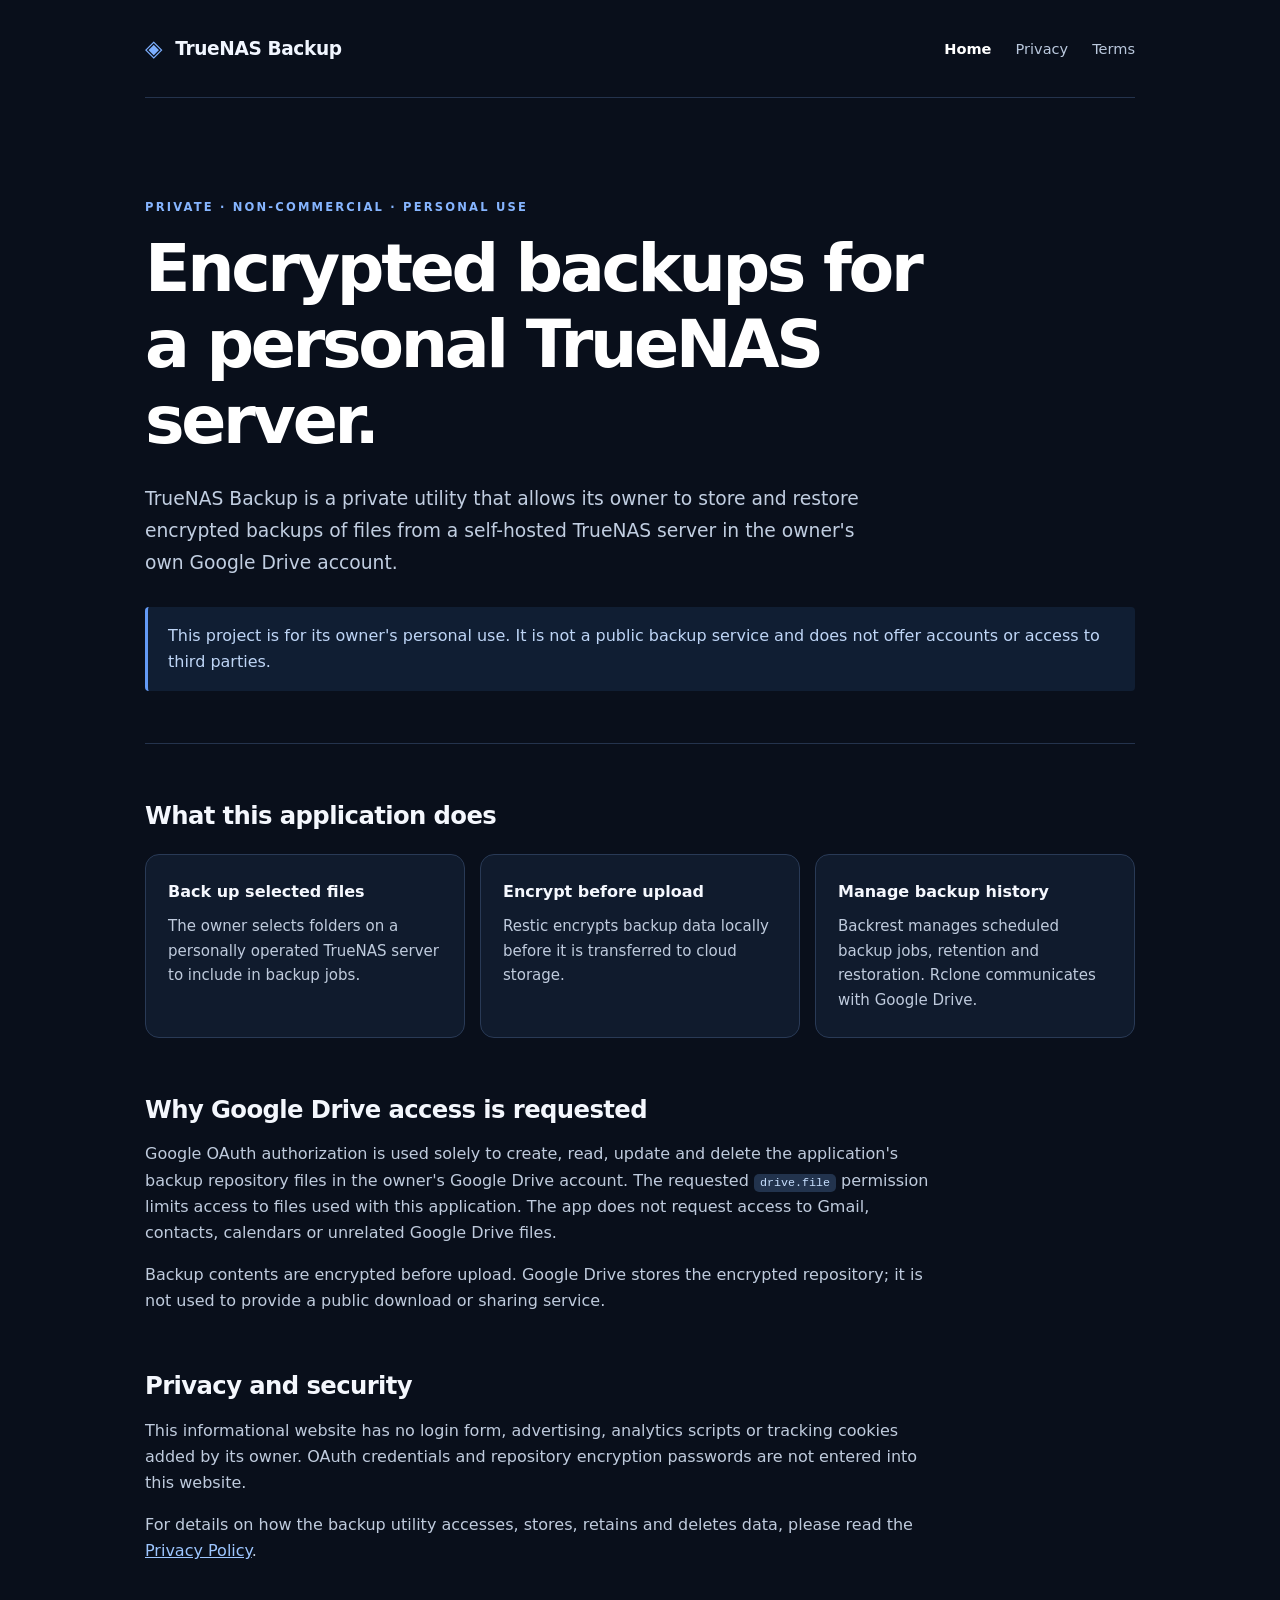
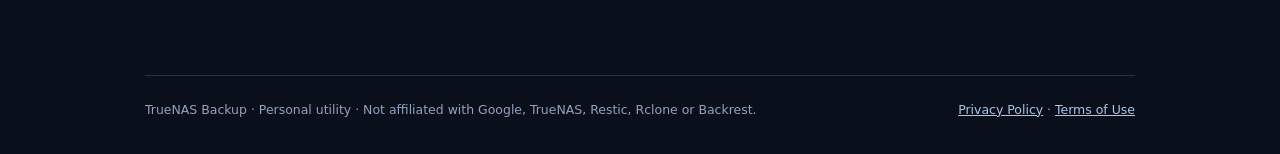
<file: index.html>
<!DOCTYPE html>
<html lang="en">
<head>
  <meta charset="utf-8">
  <meta name="viewport" content="width=device-width, initial-scale=1">
  <meta name="description" content="TrueNAS Backup is a private, non-commercial utility for creating encrypted backups of personal files in Google Drive.">
  <meta name="referrer" content="no-referrer">
  <title>TrueNAS Backup — Private Backup Utility</title>
  <link rel="stylesheet" href="style.css">
</head>
<body>
  <div class="page">
    <header class="site-header">
      <a class="brand" href="index.html" aria-label="TrueNAS Backup home"><span class="brand-icon" aria-hidden="true">◈</span> TrueNAS Backup</a>
      <nav aria-label="Site navigation">
        <a href="index.html" aria-current="page">Home</a>
        <a href="privacy.html">Privacy</a>
        <a href="terms.html">Terms</a>
      </nav>
    </header>

    <main>
      <section class="hero" aria-labelledby="main-title">
        <p class="eyebrow">PRIVATE · NON-COMMERCIAL · PERSONAL USE</p>
        <h1 id="main-title">Encrypted backups for a personal TrueNAS server.</h1>
        <p class="lead">TrueNAS Backup is a private utility that allows its owner to store and restore encrypted backups of files from a self-hosted TrueNAS server in the owner's own Google Drive account.</p>
        <div class="notice">This project is for its owner's personal use. It is not a public backup service and does not offer accounts or access to third parties.</div>
      </section>

      <section aria-labelledby="what-it-does">
        <h2 id="what-it-does">What this application does</h2>
        <div class="cards">
          <article class="card">
            <h3>Back up selected files</h3>
            <p>The owner selects folders on a personally operated TrueNAS server to include in backup jobs.</p>
          </article>
          <article class="card">
            <h3>Encrypt before upload</h3>
            <p>Restic encrypts backup data locally before it is transferred to cloud storage.</p>
          </article>
          <article class="card">
            <h3>Manage backup history</h3>
            <p>Backrest manages scheduled backup jobs, retention and restoration. Rclone communicates with Google Drive.</p>
          </article>
        </div>
      </section>

      <section aria-labelledby="google-access">
        <h2 id="google-access">Why Google Drive access is requested</h2>
        <p>Google OAuth authorization is used solely to create, read, update and delete the application's backup repository files in the owner's Google Drive account. The requested <code>drive.file</code> permission limits access to files used with this application. The app does not request access to Gmail, contacts, calendars or unrelated Google Drive files.</p>
        <p>Backup contents are encrypted before upload. Google Drive stores the encrypted repository; it is not used to provide a public download or sharing service.</p>
      </section>

      <section class="details" aria-labelledby="data-use">
        <h2 id="data-use">Privacy and security</h2>
        <p>This informational website has no login form, advertising, analytics scripts or tracking cookies added by its owner. OAuth credentials and repository encryption passwords are not entered into this website.</p>
        <p>For details on how the backup utility accesses, stores, retains and deletes data, please read the <a href="privacy.html">Privacy Policy</a>.</p>
      </section>
    </main>

    <footer>
      <span>TrueNAS Backup · Personal utility · Not affiliated with Google, TrueNAS, Restic, Rclone or Backrest.</span>
      <span><a href="privacy.html">Privacy Policy</a> · <a href="terms.html">Terms of Use</a></span>
    </footer>
  </div>
</body>
</html>
</file>
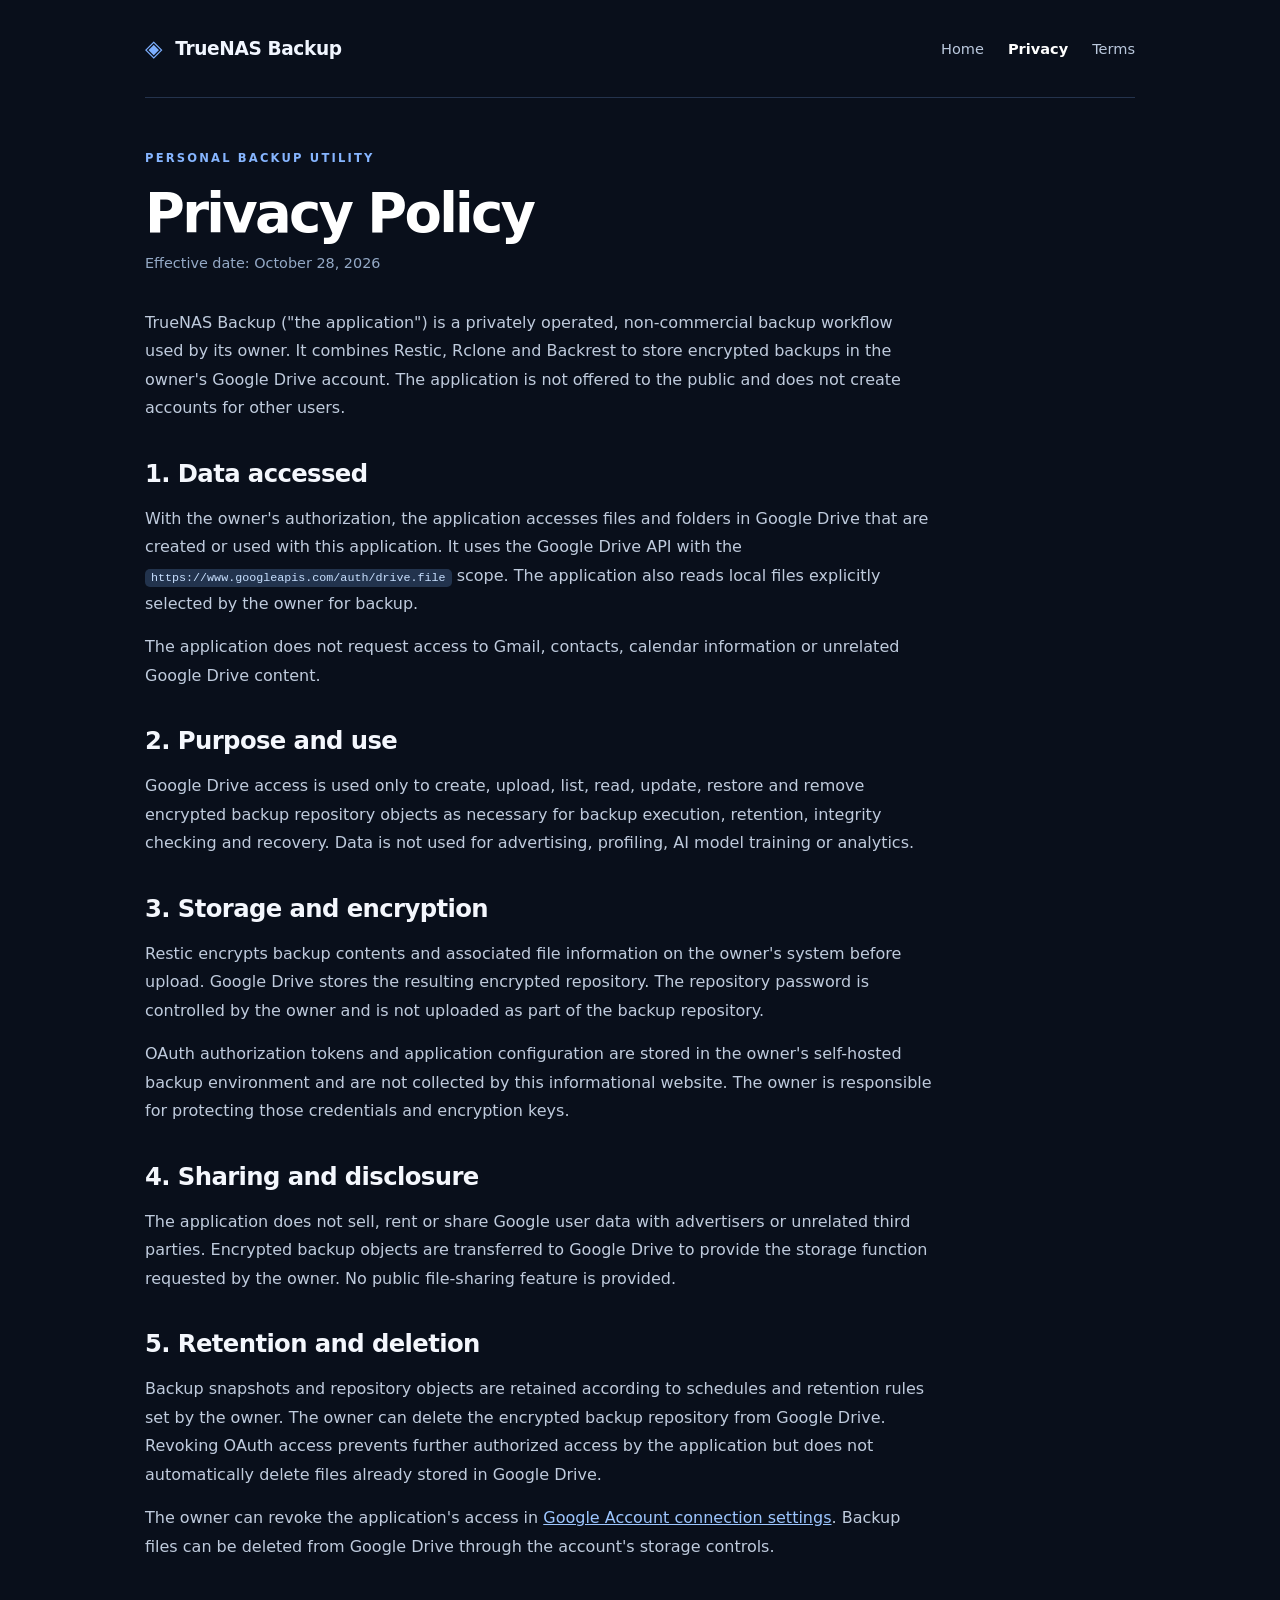
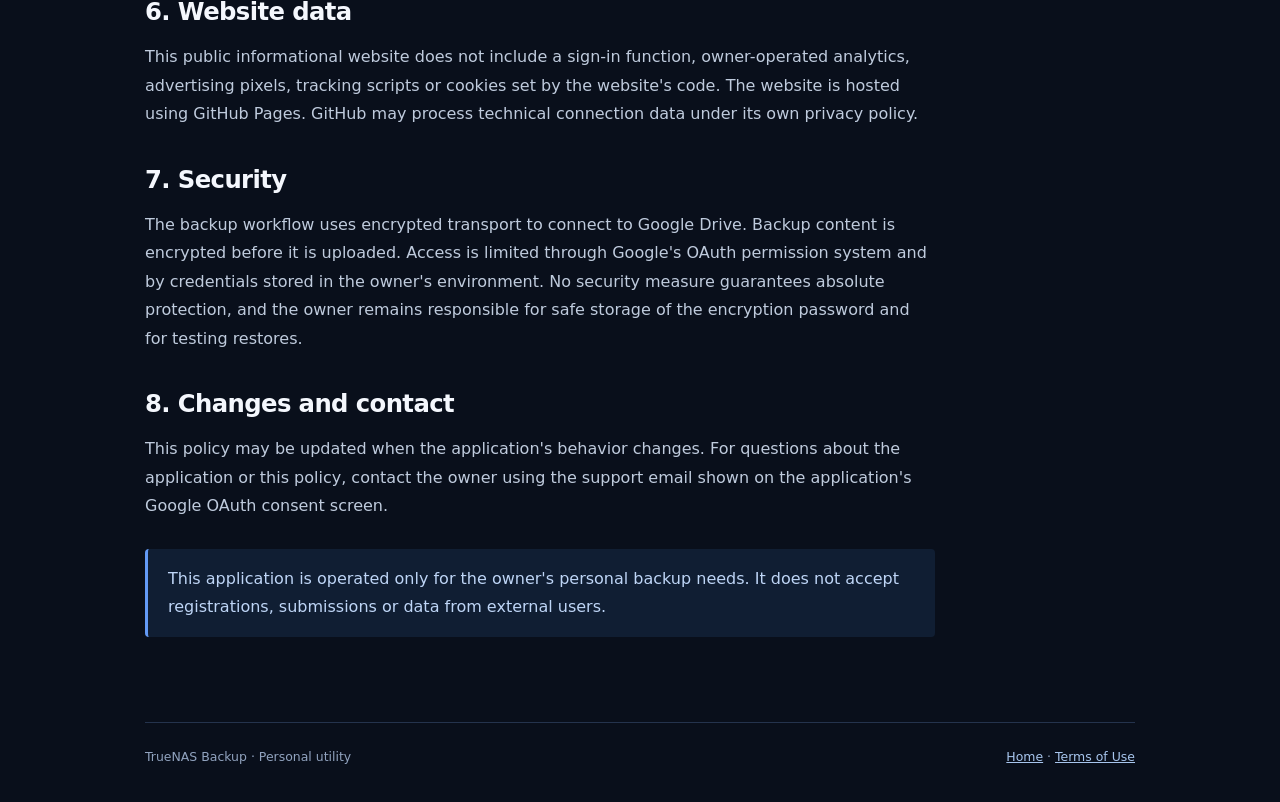
<file: privacy.html>
<!DOCTYPE html>
<html lang="en">
<head>
  <meta charset="utf-8">
  <meta name="viewport" content="width=device-width, initial-scale=1">
  <meta name="description" content="Privacy Policy for TrueNAS Backup, a private encrypted Google Drive backup utility.">
  <meta name="referrer" content="no-referrer">
  <title>Privacy Policy — TrueNAS Backup</title>
  <link rel="stylesheet" href="style.css">
</head>
<body>
  <div class="page">
    <header class="site-header">
      <a class="brand" href="index.html"><span class="brand-icon" aria-hidden="true">◈</span> TrueNAS Backup</a>
      <nav aria-label="Site navigation">
        <a href="index.html">Home</a>
        <a href="privacy.html" aria-current="page">Privacy</a>
        <a href="terms.html">Terms</a>
      </nav>
    </header>

    <main class="article">
      <p class="eyebrow">PERSONAL BACKUP UTILITY</p>
      <h1>Privacy Policy</h1>
      <p class="meta">Effective date: October 28, 2026</p>
      <p>TrueNAS Backup ("the application") is a privately operated, non-commercial backup workflow used by its owner. It combines Restic, Rclone and Backrest to store encrypted backups in the owner's Google Drive account. The application is not offered to the public and does not create accounts for other users.</p>

      <h2>1. Data accessed</h2>
      <p>With the owner's authorization, the application accesses files and folders in Google Drive that are created or used with this application. It uses the Google Drive API with the <code>https://www.googleapis.com/auth/drive.file</code> scope. The application also reads local files explicitly selected by the owner for backup.</p>
      <p>The application does not request access to Gmail, contacts, calendar information or unrelated Google Drive content.</p>

      <h2>2. Purpose and use</h2>
      <p>Google Drive access is used only to create, upload, list, read, update, restore and remove encrypted backup repository objects as necessary for backup execution, retention, integrity checking and recovery. Data is not used for advertising, profiling, AI model training or analytics.</p>

      <h2>3. Storage and encryption</h2>
      <p>Restic encrypts backup contents and associated file information on the owner's system before upload. Google Drive stores the resulting encrypted repository. The repository password is controlled by the owner and is not uploaded as part of the backup repository.</p>
      <p>OAuth authorization tokens and application configuration are stored in the owner's self-hosted backup environment and are not collected by this informational website. The owner is responsible for protecting those credentials and encryption keys.</p>

      <h2>4. Sharing and disclosure</h2>
      <p>The application does not sell, rent or share Google user data with advertisers or unrelated third parties. Encrypted backup objects are transferred to Google Drive to provide the storage function requested by the owner. No public file-sharing feature is provided.</p>

      <h2>5. Retention and deletion</h2>
      <p>Backup snapshots and repository objects are retained according to schedules and retention rules set by the owner. The owner can delete the encrypted backup repository from Google Drive. Revoking OAuth access prevents further authorized access by the application but does not automatically delete files already stored in Google Drive.</p>
      <p>The owner can revoke the application's access in <a href="https://myaccount.google.com/connections" rel="noopener noreferrer">Google Account connection settings</a>. Backup files can be deleted from Google Drive through the account's storage controls.</p>

      <h2>6. Website data</h2>
      <p>This public informational website does not include a sign-in function, owner-operated analytics, advertising pixels, tracking scripts or cookies set by the website's code. The website is hosted using GitHub Pages. GitHub may process technical connection data under its own privacy policy.</p>

      <h2>7. Security</h2>
      <p>The backup workflow uses encrypted transport to connect to Google Drive. Backup content is encrypted before it is uploaded. Access is limited through Google's OAuth permission system and by credentials stored in the owner's environment. No security measure guarantees absolute protection, and the owner remains responsible for safe storage of the encryption password and for testing restores.</p>

      <h2>8. Changes and contact</h2>
      <p>This policy may be updated when the application's behavior changes. For questions about the application or this policy, contact the owner using the support email shown on the application's Google OAuth consent screen.</p>
      <p class="notice">This application is operated only for the owner's personal backup needs. It does not accept registrations, submissions or data from external users.</p>
    </main>

    <footer>
      <span>TrueNAS Backup · Personal utility</span>
      <span><a href="index.html">Home</a> · <a href="terms.html">Terms of Use</a></span>
    </footer>
  </div>
</body>
</html>
</file>
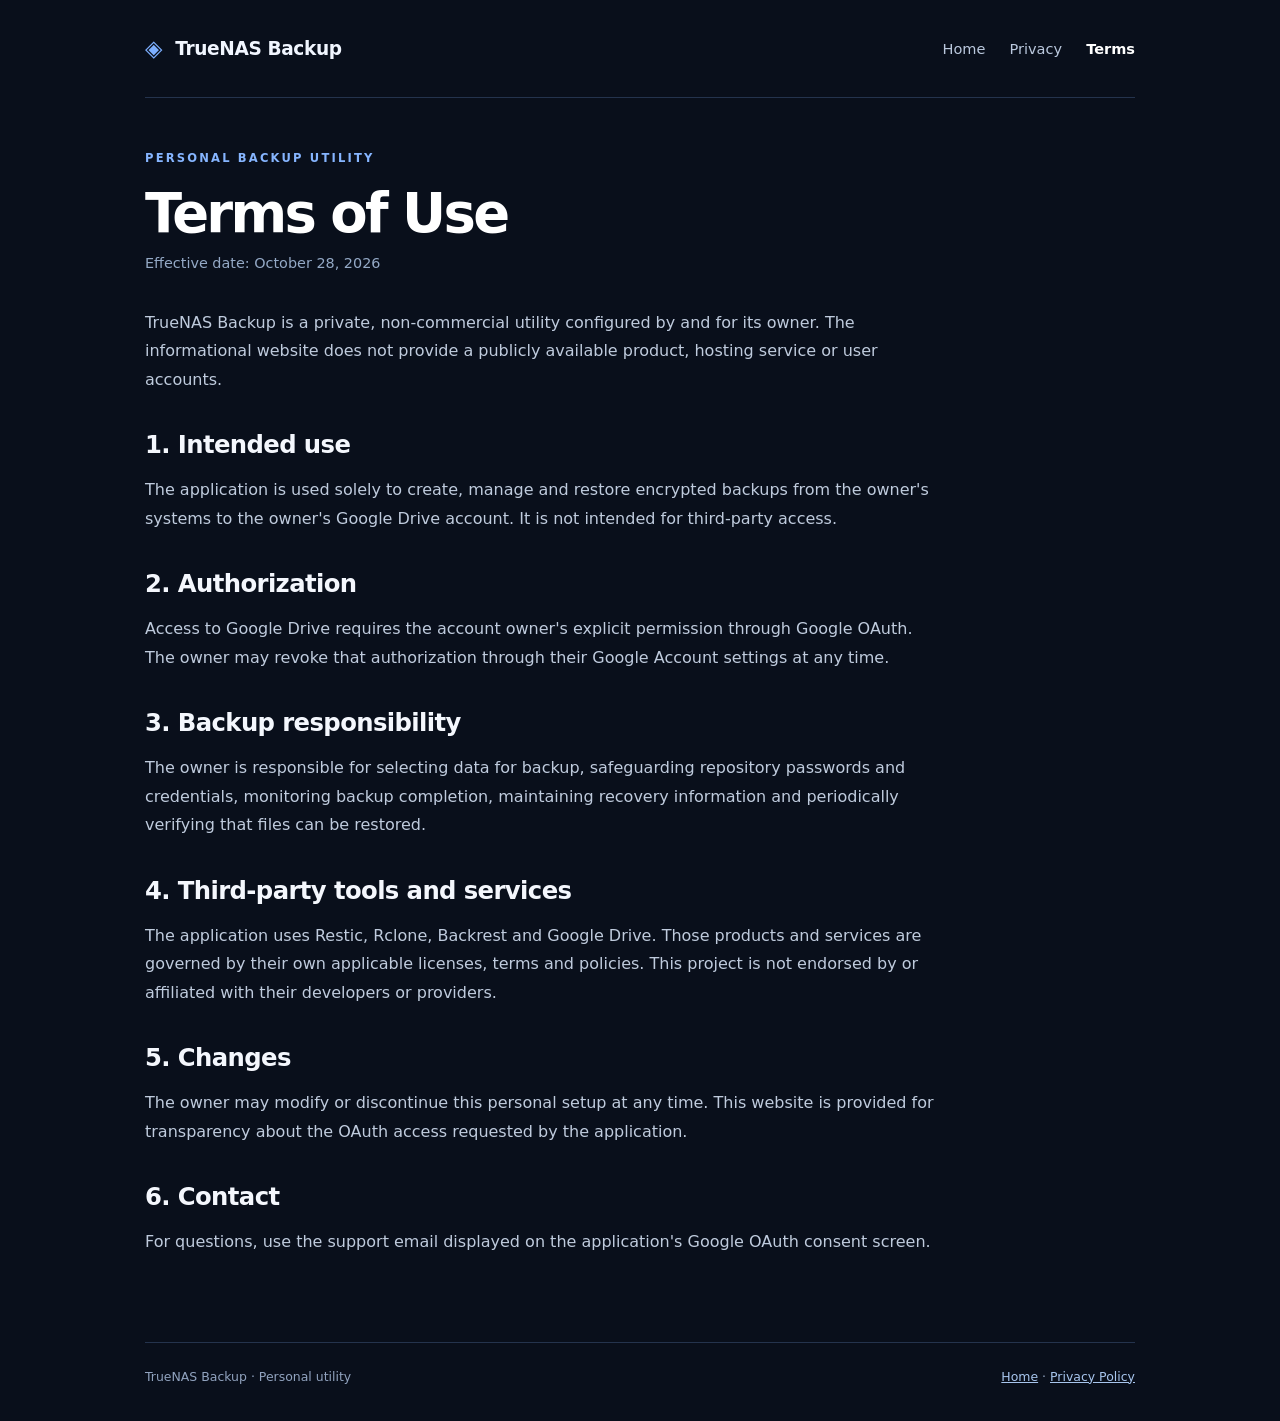
<file: terms.html>
<!DOCTYPE html>
<html lang="en">
<head>
  <meta charset="utf-8">
  <meta name="viewport" content="width=device-width, initial-scale=1">
  <meta name="description" content="Terms of Use for the personal TrueNAS Backup utility.">
  <meta name="referrer" content="no-referrer">
  <title>Terms of Use — TrueNAS Backup</title>
  <link rel="stylesheet" href="style.css">
</head>
<body>
  <div class="page">
    <header class="site-header">
      <a class="brand" href="index.html"><span class="brand-icon" aria-hidden="true">◈</span> TrueNAS Backup</a>
      <nav aria-label="Site navigation">
        <a href="index.html">Home</a>
        <a href="privacy.html">Privacy</a>
        <a href="terms.html" aria-current="page">Terms</a>
      </nav>
    </header>

    <main class="article">
      <p class="eyebrow">PERSONAL BACKUP UTILITY</p>
      <h1>Terms of Use</h1>
      <p class="meta">Effective date: October 28, 2026</p>
      <p>TrueNAS Backup is a private, non-commercial utility configured by and for its owner. The informational website does not provide a publicly available product, hosting service or user accounts.</p>

      <h2>1. Intended use</h2>
      <p>The application is used solely to create, manage and restore encrypted backups from the owner's systems to the owner's Google Drive account. It is not intended for third-party access.</p>

      <h2>2. Authorization</h2>
      <p>Access to Google Drive requires the account owner's explicit permission through Google OAuth. The owner may revoke that authorization through their Google Account settings at any time.</p>

      <h2>3. Backup responsibility</h2>
      <p>The owner is responsible for selecting data for backup, safeguarding repository passwords and credentials, monitoring backup completion, maintaining recovery information and periodically verifying that files can be restored.</p>

      <h2>4. Third-party tools and services</h2>
      <p>The application uses Restic, Rclone, Backrest and Google Drive. Those products and services are governed by their own applicable licenses, terms and policies. This project is not endorsed by or affiliated with their developers or providers.</p>

      <h2>5. Changes</h2>
      <p>The owner may modify or discontinue this personal setup at any time. This website is provided for transparency about the OAuth access requested by the application.</p>

      <h2>6. Contact</h2>
      <p>For questions, use the support email displayed on the application's Google OAuth consent screen.</p>
    </main>

    <footer>
      <span>TrueNAS Backup · Personal utility</span>
      <span><a href="index.html">Home</a> · <a href="privacy.html">Privacy Policy</a></span>
    </footer>
  </div>
</body>
</html>
</file>
<file: style.css>
:root {
  color-scheme: dark;
  font-family: system-ui, -apple-system, BlinkMacSystemFont, "Segoe UI", sans-serif;
  line-height: 1.65;
  background: #090f1b;
  color: #dce5f2;
}
* { box-sizing: border-box; }
html { scroll-behavior: smooth; }
body { margin: 0; }
.page { max-width: 1050px; padding: 0 30px; margin: 0 auto; }
a { color: #9dc6ff; }
a:hover { color: #d8eaff; }
a:focus-visible { outline: 2px solid #a9ceff; outline-offset: 4px; }
.site-header { display: flex; justify-content: space-between; align-items: center; gap: 20px; padding: 30px 0; border-bottom: 1px solid #24334d; }
.brand { color: #f1f6ff; text-decoration: none; font-size: 1.16rem; font-weight: 750; letter-spacing: -.02em; }
.brand-icon { color: #7cafff; font-size: 1.42rem; vertical-align: -.035em; padding-right: 7px; }
nav { display: flex; gap: 24px; }
nav a { color: #bac8dd; font-size: .91rem; text-decoration: none; }
nav a[aria-current] { color: #fff; font-weight: 650; }
main { padding: 50px 0 70px; }
.hero { padding: 50px 0 52px; border-bottom: 1px solid #24334d; }
.eyebrow { margin: 0 0 14px; font-size: .72rem; letter-spacing: .19em; font-weight: 800; color: #86b5ff; }
h1 { max-width: 780px; font-size: clamp(2.4rem, 5.2vw, 4.4rem); line-height: 1.14; letter-spacing: -.05em; margin: 0 0 24px; color: #fff; }
.lead { max-width: 750px; color: #c1cee1; font-size: 1.17rem; line-height: 1.7; }
.notice { margin-top: 28px; border-left: 3px solid #639af6; border-radius: 4px; background: #101e33; padding: 16px 20px; color: #bed5f6; }
section:not(.hero) { margin-top: 56px; }
h2 { font-size: 1.52rem; color: #f4f7fd; line-height: 1.32; margin: 0 0 15px; letter-spacing: -.025em; }
h3 { color: #f5f8fe; font-size: 1rem; margin: 0 0 8px; }
p { max-width: 790px; color: #bfcbdd; margin: 0 0 15px; }
.cards { display: grid; grid-template-columns: repeat(3, minmax(0,1fr)); gap: 15px; margin-top: 22px; }
.card { border: 1px solid #293a56; border-radius: 14px; padding: 24px 22px; background: #101b2d; }
.card p { margin: 0; font-size: .94rem; }
.details { padding-bottom: 25px; }
code { border-radius: 5px; padding: 2px 6px; background: #22334d; color: #c8e0ff; font-size: .9em; overflow-wrap: anywhere; }
.article { max-width: 830px; }
.article h1 { font-size: clamp(2.2rem, 5vw, 3.4rem); margin-bottom: 6px; }
.article h2 { margin-top: 35px; }
.article .meta { font-size: .9rem; color: #94a9c6; margin-bottom: 32px; }
.article p { line-height: 1.78; }
footer { border-top: 1px solid #24334d; display: flex; flex-wrap: wrap; justify-content: space-between; gap: 14px; padding: 24px 0 34px; font-size: .78rem; color: #91a3bf; }
footer a { color: #a7c5ed; }
@media (max-width: 670px) {
  .page { padding: 0 20px; }
  .site-header { align-items: flex-start; flex-direction: column; gap: 10px; }
  main { padding: 25px 0 50px; }
  .hero { padding-top: 35px; }
  nav { gap: 18px; }
  .cards { grid-template-columns: 1fr; }
  footer { flex-direction: column; }
}
</file>
